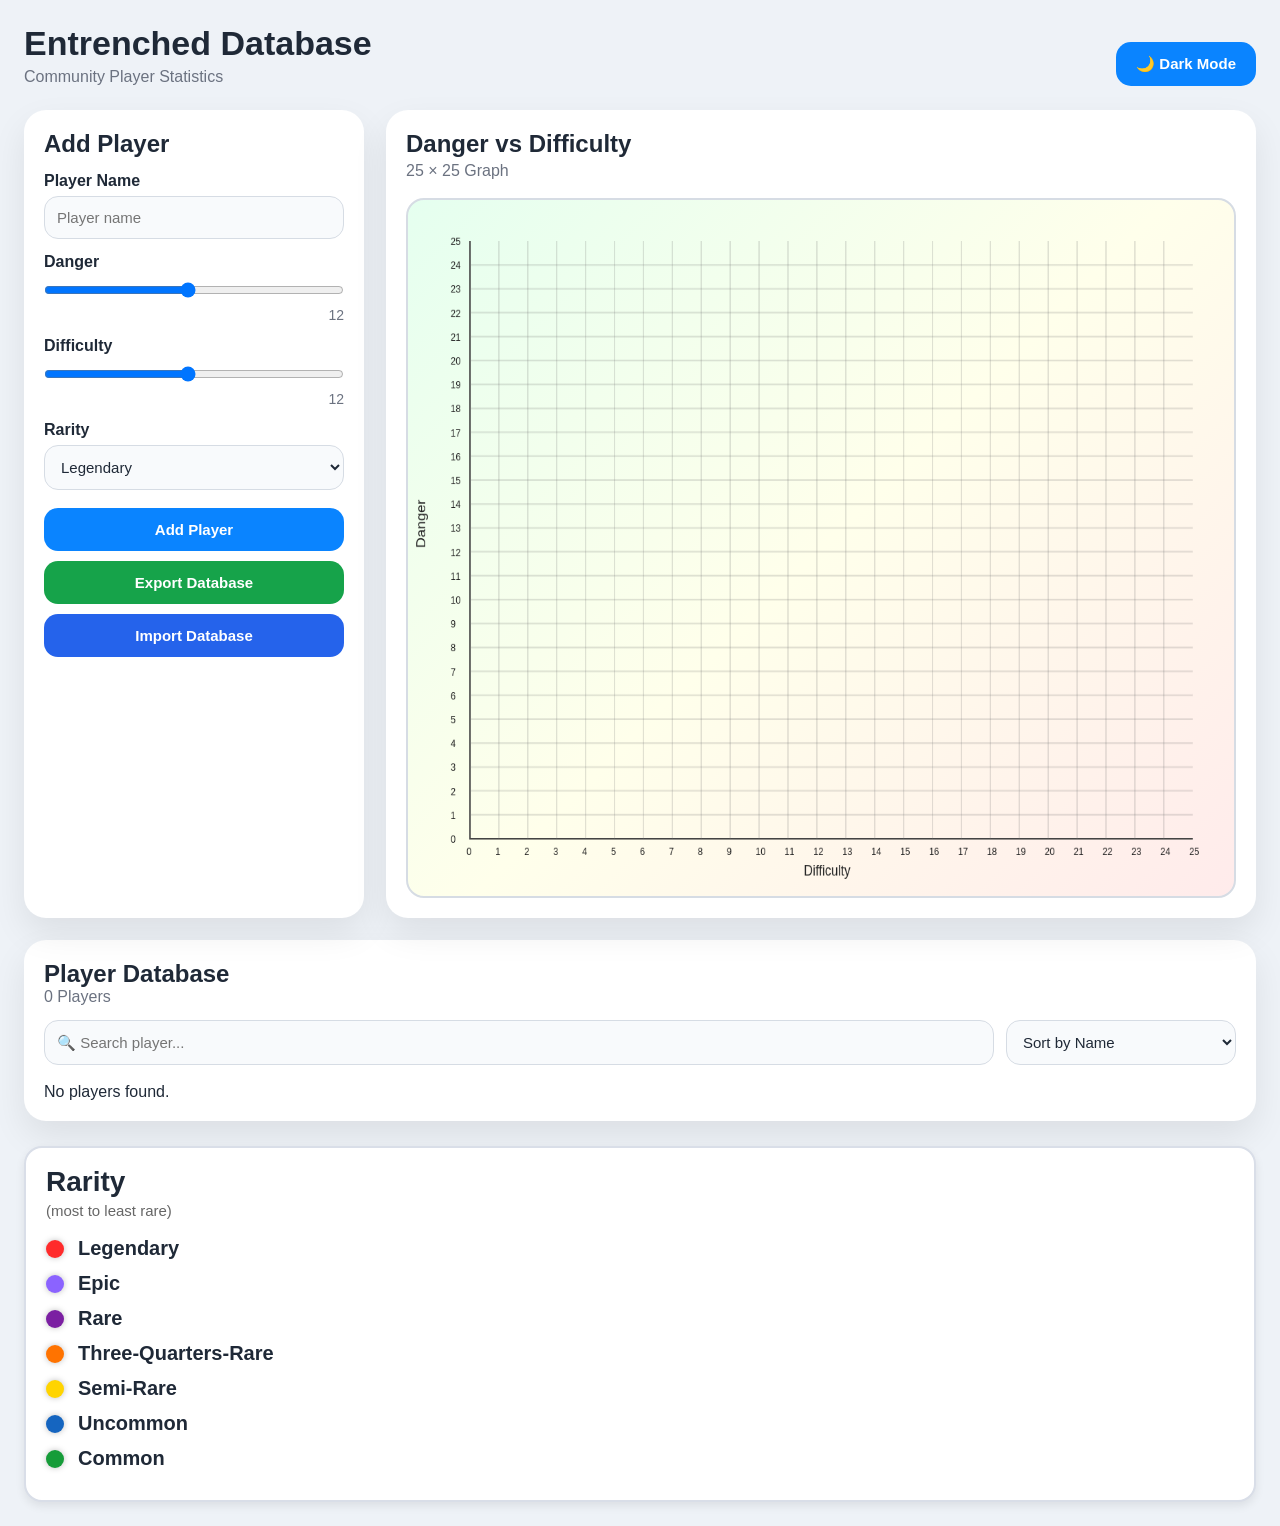
<file: index.html>
<!DOCTYPE html>
<html lang="en">

<head>

<meta charset="UTF-8">

<meta
name="viewport"
content="width=device-width, initial-scale=1.0">

<title>
Entrenched Database V13
</title>

<link
rel="stylesheet"
href="style.css">

</head>

<body>

<header>

<div class="titleSection">

<h1>

Entrenched Database

</h1>

<p>

Community Player Statistics

</p>

</div>

<div class="headerButtons">

<button
id="themeToggle"
class="headerButton">

🌙 Dark Mode

</button>

</div>

</header>

<main>

<div class="layout">

<!-- ================================= -->
<!-- LEFT PANEL -->
<!-- ================================= -->

<section class="card">

<h2>

Add Player

</h2>

<label>

Player Name

</label>

<input

type="text"

id="playerName"

placeholder="Player name"

>

<label>

Danger

</label>

<input

type="range"

id="danger"

min="0"

max="25"

value="12"

>

<div
class="value"
id="dangerValue">

12

</div>

<label>

Difficulty

</label>

<input

type="range"

id="difficulty"

min="0"

max="25"

value="12"

>

<div
class="value"
id="difficultyValue">

12

</div>

<label>

Rarity

</label>

<select
id="rarity">

<option>

Legendary

</option>

<option>

Epic

</option>

<option>

Rare

</option>

<option>

Three-Quarters-Rare

</option>

<option>

Semi-Rare

</option>

<option>

Uncommon

</option>

<option>

Common

</option>

</select>

<button
id="addPlayer">

Add Player

</button>
<button id="exportDatabase">
Export Database
</button>

<button id="importDatabase">
Import Database
</button>

<input
type="file"
id="importFile"
accept=".json"
hidden>
<div
id="status">

</div>

</section>

<!-- ================================= -->
<!-- GRAPH -->
<!-- ================================= -->

<section
class="card graphCard">

<div
class="graphHeader">

<div>

<h2>

Danger vs Difficulty

</h2>

<p>

25 × 25 Graph

</p>

</div>

</div>

<canvas

id="graph"

width="1200"

height="850"

>

</canvas>

</section>

</div>

<!-- ================================= -->
<!-- DATABASE -->
<!-- ================================= -->

<section
class="card">

<div
class="databaseHeader">

<div>

<h2>

Player Database

</h2>

<p>

<span
id="playerCount">

0

</span>

Players

</p>

</div>

</div>

<div
class="toolbar">

<input

id="search"

type="text"

placeholder="🔍 Search player..."

>

<select
id="sort">

<option
value="name">

Sort by Name

</option>

<option
value="danger">

Sort by Danger

</option>

<option
value="difficulty">

Sort by Difficulty

</option>

<option
value="rarity">

Sort by Rarity

</option>

</select>

</div>

<div
id="playerList">

No players yet.

</div>

</section>

<!-- ================================= -->
<!-- PLAYER MODAL -->
<!-- ================================= -->

<div

id="playerModal"

class="modal hidden"

>

<div
class="modalContent">

<h2
id="modalName">

Player

</h2>

<hr>

<p>

<b>

Rarity

</b>

<br>

<span
id="modalRarity">

Common

</span>

</p>

<p>

<b>

Danger

</b>

<br>

<span
id="modalDanger">

0/25

</span>

</p>

<p>

<b>

Difficulty

</b>

<br>

<span
id="modalDifficulty">

0/25

</span>

</p>

<label>

Description

</label>

<textarea

id="modalDescription"

rows="8"

placeholder="Write a description..."

>

</textarea>

<div
class="modalButtons">

<button
id="saveDescription">

💾 Save

</button>

<button
id="editPlayer">

✏️ Edit

</button>

<button
id="deletePlayerModal">

🗑️ Delete

</button>

<button
id="closeModal">

Close

</button>

</div>

</div>

</div>

<!-- ================================= -->
<!-- DELETE MODAL -->
<!-- ================================= -->

<div

id="deleteModal"

class="modal hidden"

>

<div
class="modalContent">

<h2>

Delete Player?

</h2>

<p>

This action cannot be undone.

</p>

<div
class="modalButtons">

<button
id="cancelDelete">

Cancel

</button>

<button
id="confirmDelete">

Delete

</button>

</div>

</div>

</div>

<script
src="script.js">

</script>

</main>

</body>

</html>

<div class="legend">

    <h3>Rarity</h3>
    <p>(most to least rare)</p>

    <div class="legendItem">
        <span class="legendDot legendary"></span>
        Legendary
    </div>

    <div class="legendItem">
        <span class="legendDot epic"></span>
        Epic
    </div>

    <div class="legendItem">
        <span class="legendDot rare"></span>
        Rare
    </div>

    <div class="legendItem">
        <span class="legendDot threeQuarter"></span>
        Three-Quarters-Rare
    </div>

    <div class="legendItem">
        <span class="legendDot semiRare"></span>
        Semi-Rare
    </div>

    <div class="legendItem">
        <span class="legendDot uncommon"></span>
        Uncommon
    </div>

    <div class="legendItem">
        <span class="legendDot common"></span>
        Common
    </div>

</div>
</file>
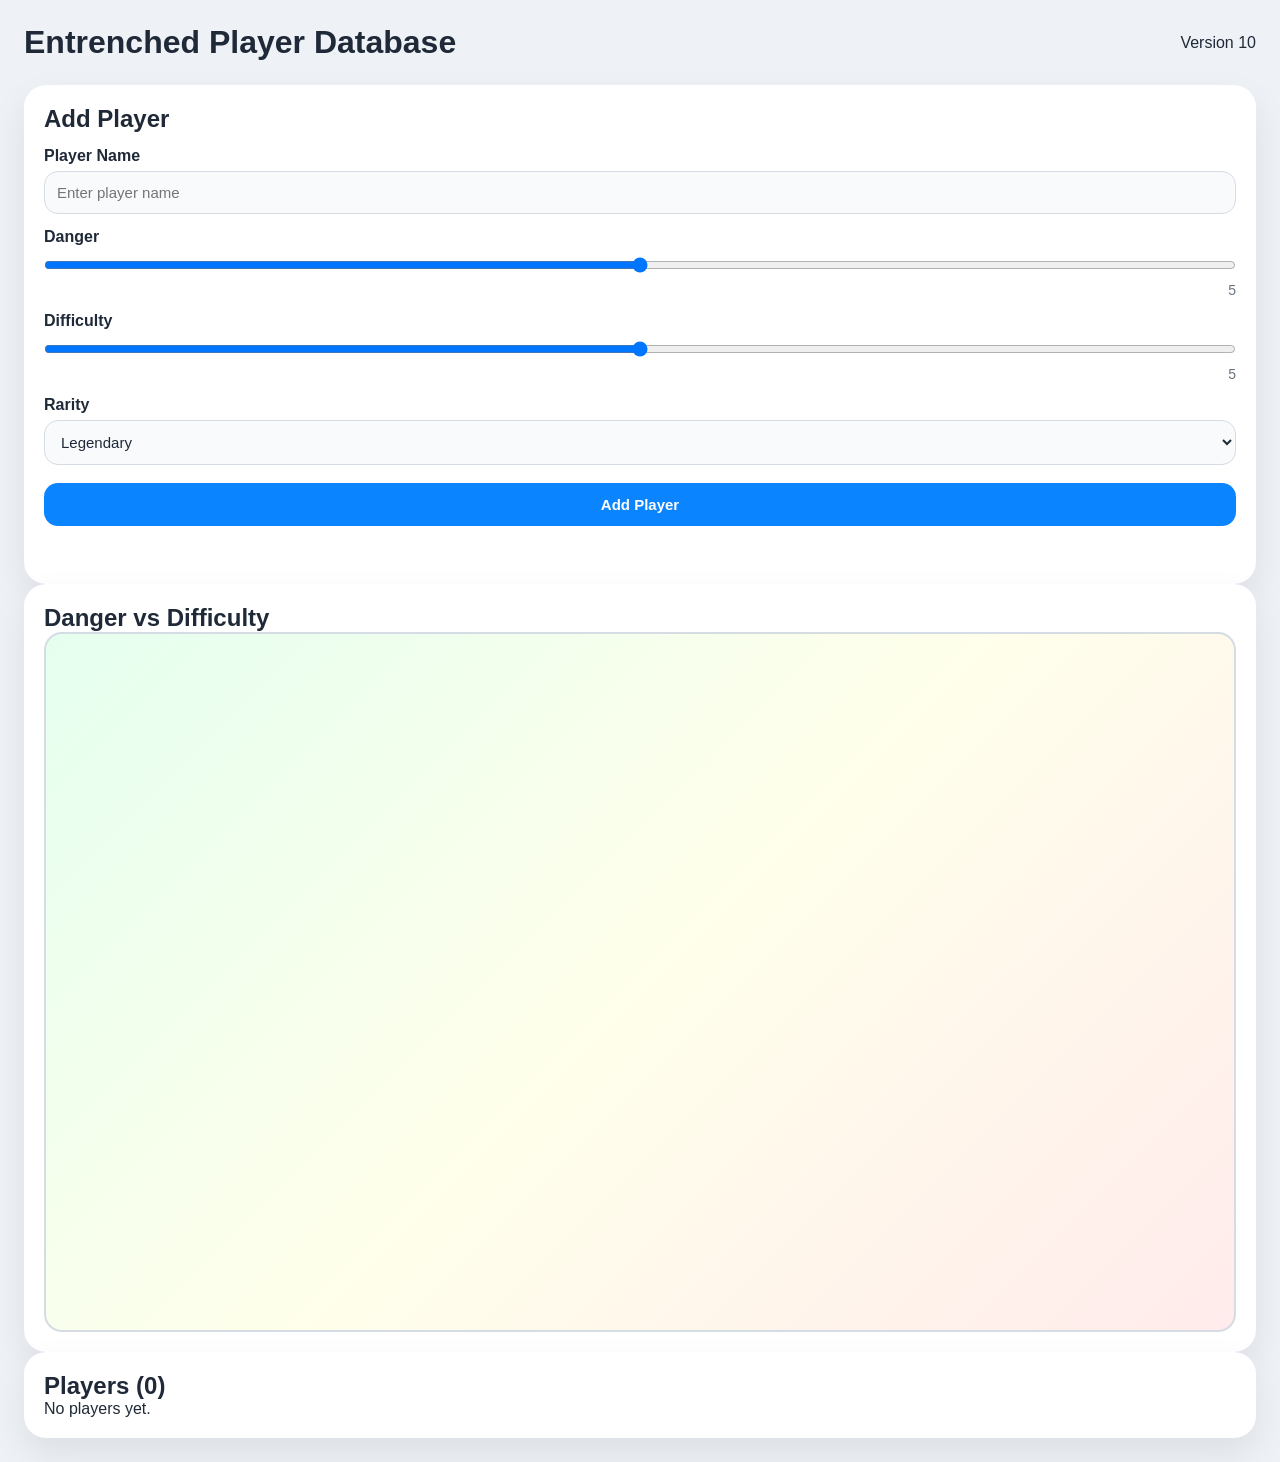
<file: index.html.html>
<!DOCTYPE html>
<html lang="en">
<head>

<meta charset="UTF-8">
<meta name="viewport" content="width=device-width, initial-scale=1.0">

<title>Entrenched Player Database</title>

<link rel="stylesheet" href="style.css">

</head>

<body>

<header>

<h1>Entrenched Player Database</h1>

<p>Version 10</p>

</header>

<main>

<section class="card">

<h2>Add Player</h2>

<label>Player Name</label>
<input
id="playerName"
type="text"
placeholder="Enter player name">

<label>Danger</label>

<input
id="danger"
type="range"
min="0"
max="10"
value="5">

<div class="value" id="dangerValue">
5
</div>

<label>Difficulty</label>

<input
id="difficulty"
type="range"
min="0"
max="10"
value="5">

<div class="value" id="difficultyValue">
5
</div>

<label>Rarity</label>

<select id="rarity">

<option>Legendary</option>

<option>Rare</option>

<option>Three-Quarters-Rare</option>

<option>Semi-Rare</option>

<option>Uncommon</option>

<option>Common</option>

</select>

<button id="addPlayer">

Add Player

</button>

<div id="status"></div>

</section>

<section class="card">

<h2>Danger vs Difficulty</h2>

<canvas
id="graph"
width="900"
height="600">
</canvas>

</section>

<section class="card">

<h2>

Players

(<span id="playerCount">0</span>)

</h2>

<div id="playerList">

No players yet.

</div>

</section>

</main>

<script src="script.js"></script>

</body>
</html>
</file>
<file: style.css>
/* ======================================= */
/* Entrenched Database V13 */
/* style.css */
/* ======================================= */

*{

margin:0;

padding:0;

box-sizing:border-box;

}

:root{

--bg:#eef2f7;

--card:#ffffff;

--card2:#f8fafc;

--text:#1f2937;

--sub:#6b7280;

--border:#d6dce4;

--primary:#0a84ff;

--danger:#dc2626;

--success:#16a34a;

--shadow:
0 15px 35px
rgba(0,0,0,.08);

--graphText:#222;

--graphGrid:
rgba(120,120,120,.22);

--graphOutline:#444;

}

body.dark{

--bg:#111417;

--card:#1b2026;

--card2:#262d36;

--text:#ffffff;

--sub:#b7c0cc;

--border:#495463;

--primary:#4ea3ff;

--shadow:
0 20px 45px
rgba(0,0,0,.45);

--graphText:#ffffff;

--graphGrid:
rgba(255,255,255,.16);

--graphOutline:#ffffff;

}

body{

background:var(--bg);

color:var(--text);

font-family:

-apple-system,

BlinkMacSystemFont,

"Segoe UI",

sans-serif;

transition:.25s;

padding:24px;

}

header{

display:flex;

justify-content:space-between;

align-items:center;

margin-bottom:24px;

}

.titleSection h1{

font-size:34px;

font-weight:700;

}

.titleSection p{

margin-top:5px;

color:var(--sub);

}

.headerButton{

padding:13px 20px;

border:none;

border-radius:15px;

background:var(--primary);

color:white;

cursor:pointer;

font-weight:700;

transition:.18s;

}

.headerButton:hover{

transform:translateY(-2px);

}

.layout{

display:grid;

grid-template-columns:

340px
1fr;

gap:22px;

margin-bottom:22px;

}

.card{

background:var(--card);

border-radius:22px;

padding:20px;

box-shadow:var(--shadow);

}

.graphCard{

overflow:hidden;

}

.graphHeader{

margin-bottom:18px;

}

.graphHeader p{

color:var(--sub);

margin-top:4px;

}

label{

display:block;

margin-top:14px;

margin-bottom:6px;

font-weight:600;

}

input[type=text],

select,

textarea{

width:100%;

padding:12px;

font-size:15px;

background:var(--card2);

border:1px solid var(--border);

border-radius:14px;

color:var(--text);

outline:none;

transition:.15s;

}

input[type=text]:focus,

textarea:focus,

select:focus{

border-color:var(--primary);

}

textarea{

resize:vertical;

min-height:170px;

}

input[type=range]{

width:100%;

margin-top:5px;

}

.value{

text-align:right;

margin-top:5px;

color:var(--sub);

font-size:14px;

}

button{

width:100%;

margin-top:18px;

padding:13px;

border:none;

border-radius:14px;

background:var(--primary);

color:white;

font-size:15px;

font-weight:700;

cursor:pointer;

transition:.18s;

}

button:hover{

transform:translateY(-2px);

filter:brightness(1.05);

}

canvas{

width:100%;

height:700px;

display:block;

border-radius:18px;

border:2px solid var(--border);

background:

linear-gradient(

135deg,

rgba(0,255,100,.10),

rgba(255,255,0,.08),

rgba(255,0,0,.08)

);

}

.toolbar{

display:grid;

grid-template-columns:

1fr
230px;

gap:12px;

margin-bottom:18px;

}

.databaseHeader{

display:flex;

justify-content:space-between;

align-items:center;

margin-bottom:14px;

}

.databaseHeader p{

color:var(--sub);

}

#playerList{

display:grid;

gap:14px;

}

.player{

display:flex;

justify-content:space-between;

align-items:center;

background:var(--card2);

padding:16px;

border-radius:18px;

border-left:

6px solid

var(--primary);

transition:.18s;

cursor:pointer;

}

.player:hover{

transform:translateY(-3px);

}

.playerName{

font-size:20px;

font-weight:700;

}

.playerStats{

margin-top:5px;

color:var(--sub);

line-height:1.5;

}

.playerButtons{

display:flex;

gap:8px;

}

.playerButtons button{

width:auto;

margin:0;

padding:

10px
15px;

border-radius:12px;

}

.playerButtons .deleteBtn{

background:

var(--danger);

}

.playerButtons .infoBtn{

background:

var(--primary);

}

/* ======================== */
/* MODALS */
/* ======================== */

.modal{

position:fixed;

left:0;

top:0;

width:100%;

height:100%;

display:flex;

justify-content:center;

align-items:center;

background:

rgba(0,0,0,.58);

z-index:1000;

backdrop-filter:

blur(3px);

}

.hidden{

display:none;

}

.modalContent{

background:var(--card);

color:var(--text);

width:min(720px,92vw);

border-radius:24px;

padding:26px;

box-shadow:

0 30px 60px

rgba(0,0,0,.45);

display:flex;

flex-direction:column;

gap:15px;

animation:

popup .18s ease;

}

@keyframes popup{

from{

opacity:0;

transform:

scale(.92);

}

to{

opacity:1;

transform:

scale(1);

}

}

.modalContent h2{

font-size:30px;

}

.modalContent hr{

border:none;

height:1px;

background:var(--border);

margin:2px 0;

}

.modalContent p{

line-height:1.6;

}

.modalButtons{

display:grid;

grid-template-columns:

repeat(4,1fr);

gap:10px;

margin-top:6px;

}

#saveDescription{

background:

var(--success);

}

#editPlayer{

background:

#ea580c;

}

#deletePlayerModal{

background:

var(--danger);

}

#confirmDelete{

background:

var(--danger);

}

#cancelDelete{

background:

#6b7280;

}

#closeModal{

background:

#475569;

}

#status{

margin-top:16px;

font-weight:700;

min-height:22px;

}

/* ======================== */
/* MOBILE */
/* ======================== */

@media
(max-width:1000px){

.layout{

grid-template-columns:

1fr;

}

canvas{

height:500px;

}

.toolbar{

grid-template-columns:

1fr;

}

.modalButtons{

grid-template-columns:

1fr;

}

.player{

flex-direction:column;

align-items:flex-start;

gap:14px;

}

.playerButtons{

width:100%;

}

.playerButtons button{

flex:1;

}

header{

flex-direction:column;

align-items:flex-start;

gap:16px;

}

}

/* ====================================== */
/* Import / Export Buttons */
/* ====================================== */

#exportDatabase{

background:#16a34a;

margin-top:10px;

}

#exportDatabase:hover{

filter:brightness(1.08);

}

#importDatabase{

background:#2563eb;

margin-top:10px;

}

#importDatabase:hover{

filter:brightness(1.08);

}

/* =========================
   Rarity Legend
========================= */

.legend{

    margin-top:25px;
    padding:18px 20px;

    background:white;

    border:2px solid #d9dee8;

    border-radius:18px;

    box-shadow:0 4px 10px rgba(0,0,0,.08);

}

.legend h3{

    margin:0;

    font-size:28px;

    font-weight:700;

}

.legend p{

    margin:4px 0 18px;

    color:#666;

    font-size:15px;

}

.legendItem{

    display:flex;

    align-items:center;

    gap:14px;

    margin:12px 0;

    font-size:20px;

    font-weight:600;

}

.legendDot{

    width:18px;

    height:18px;

    border-radius:50%;

    flex-shrink:0;

    box-shadow:0 0 6px rgba(0,0,0,.25);

}

.legendary{

    background:#ff2b2b;

}

.epic{

    background:#8b63ff;

}

.rare{

    background:#7b1fa2;

}

.threeQuarter{

    background:#ff7300;

}

.semiRare{

    background:#ffd400;

}

.uncommon{

    background:#1565c0;

}

.common{

    background:#169c39;

}
</file>
